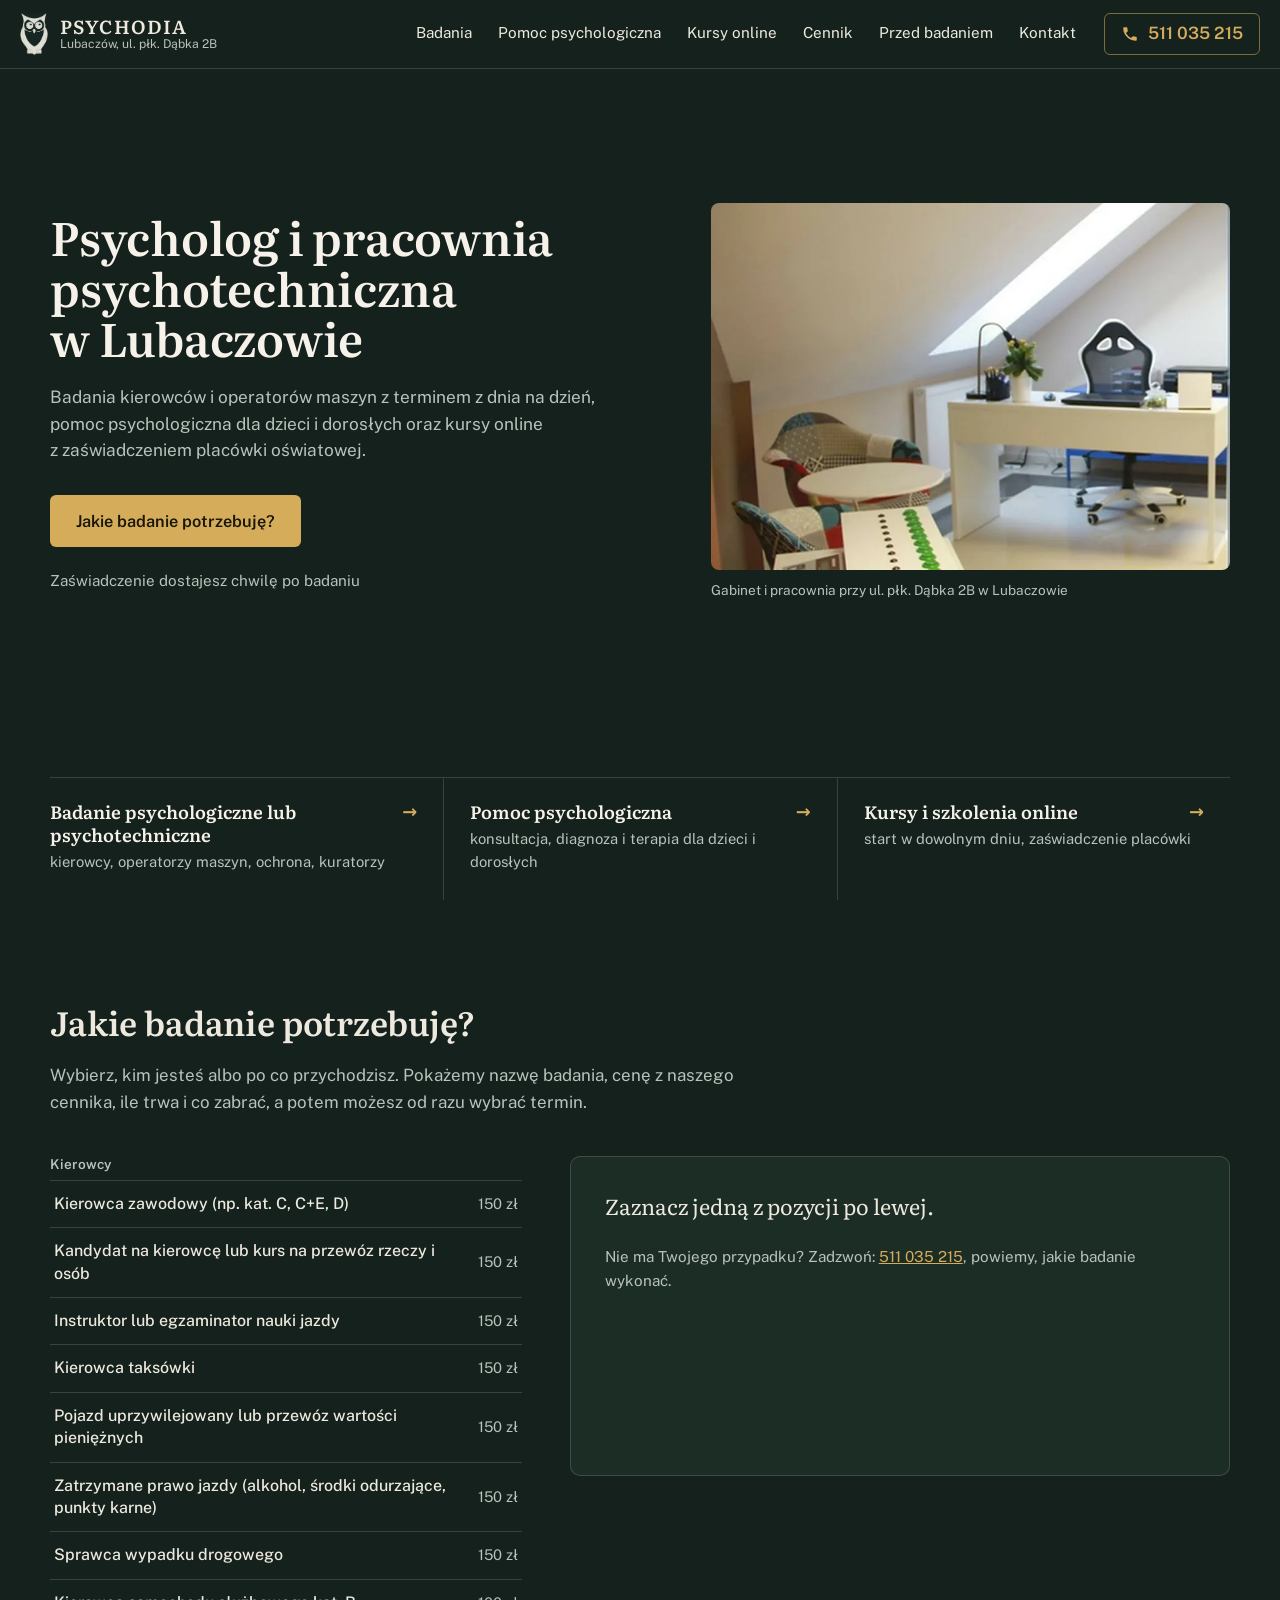
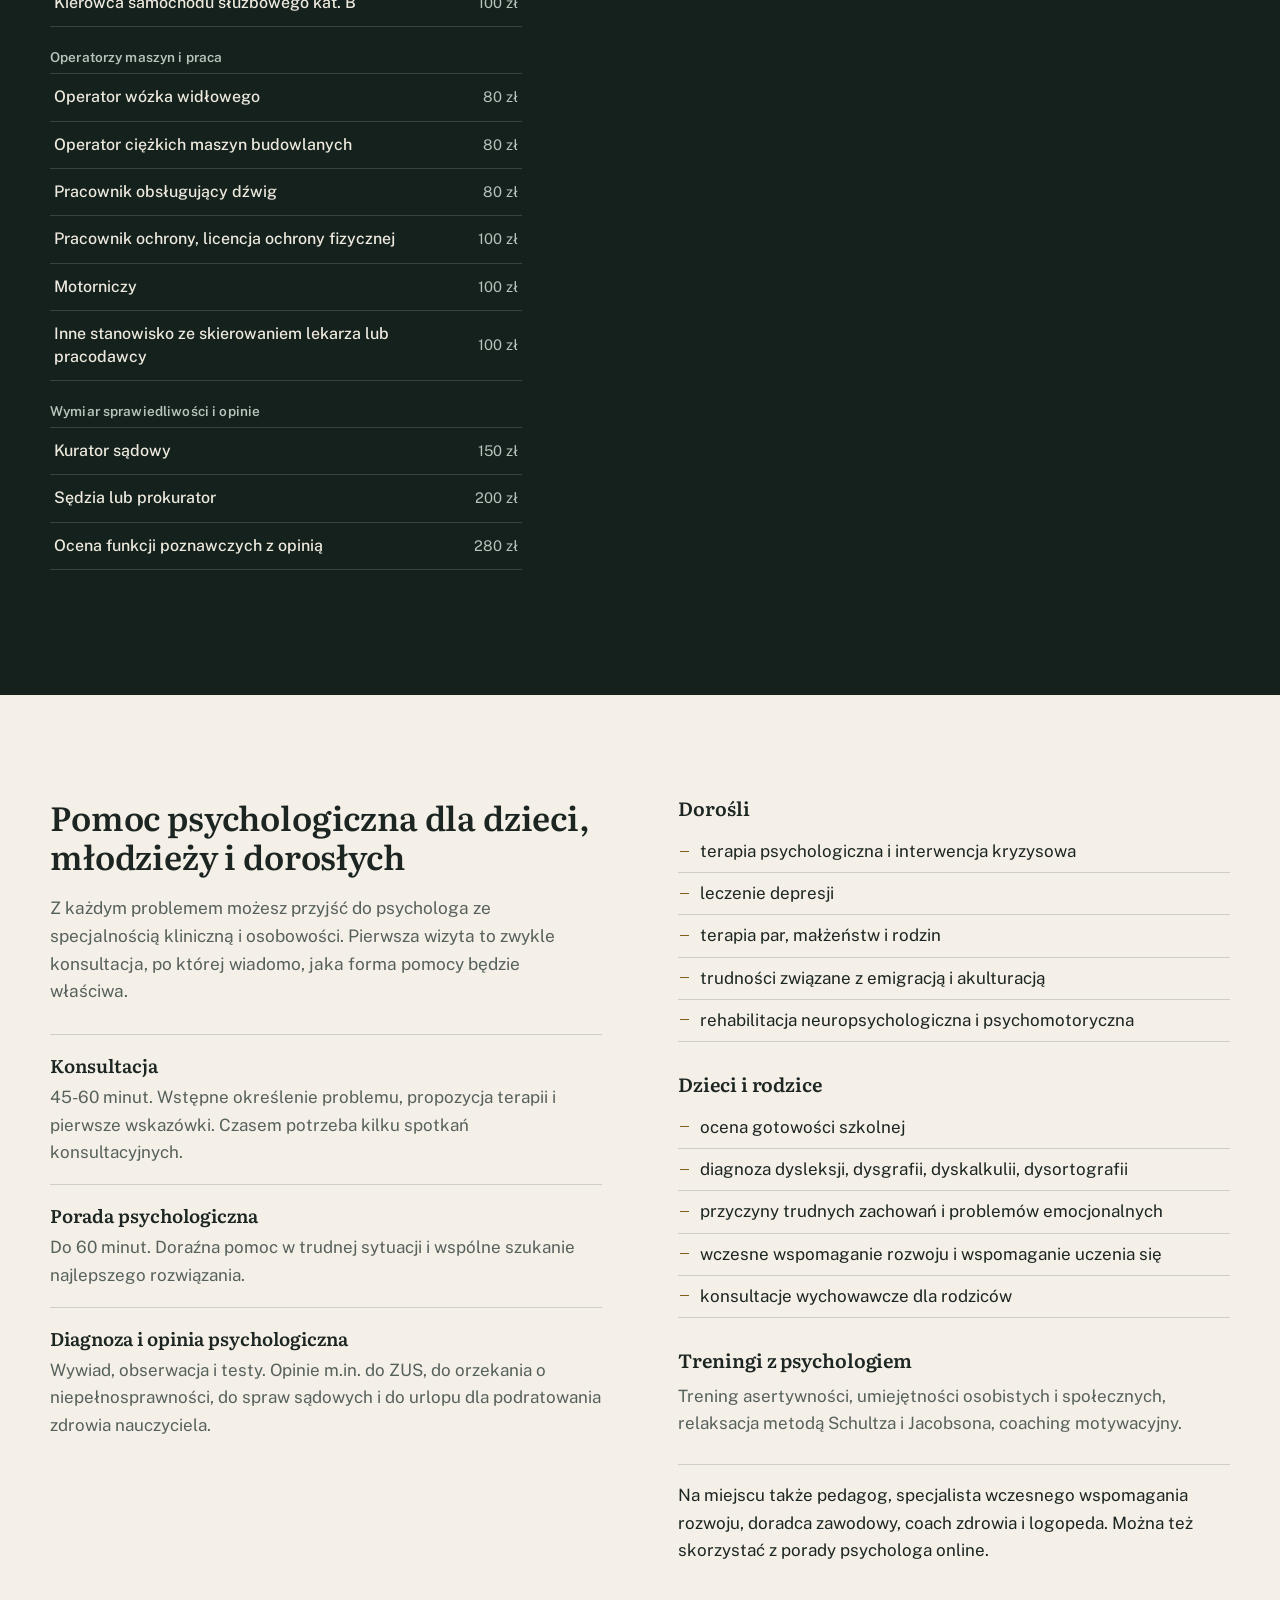
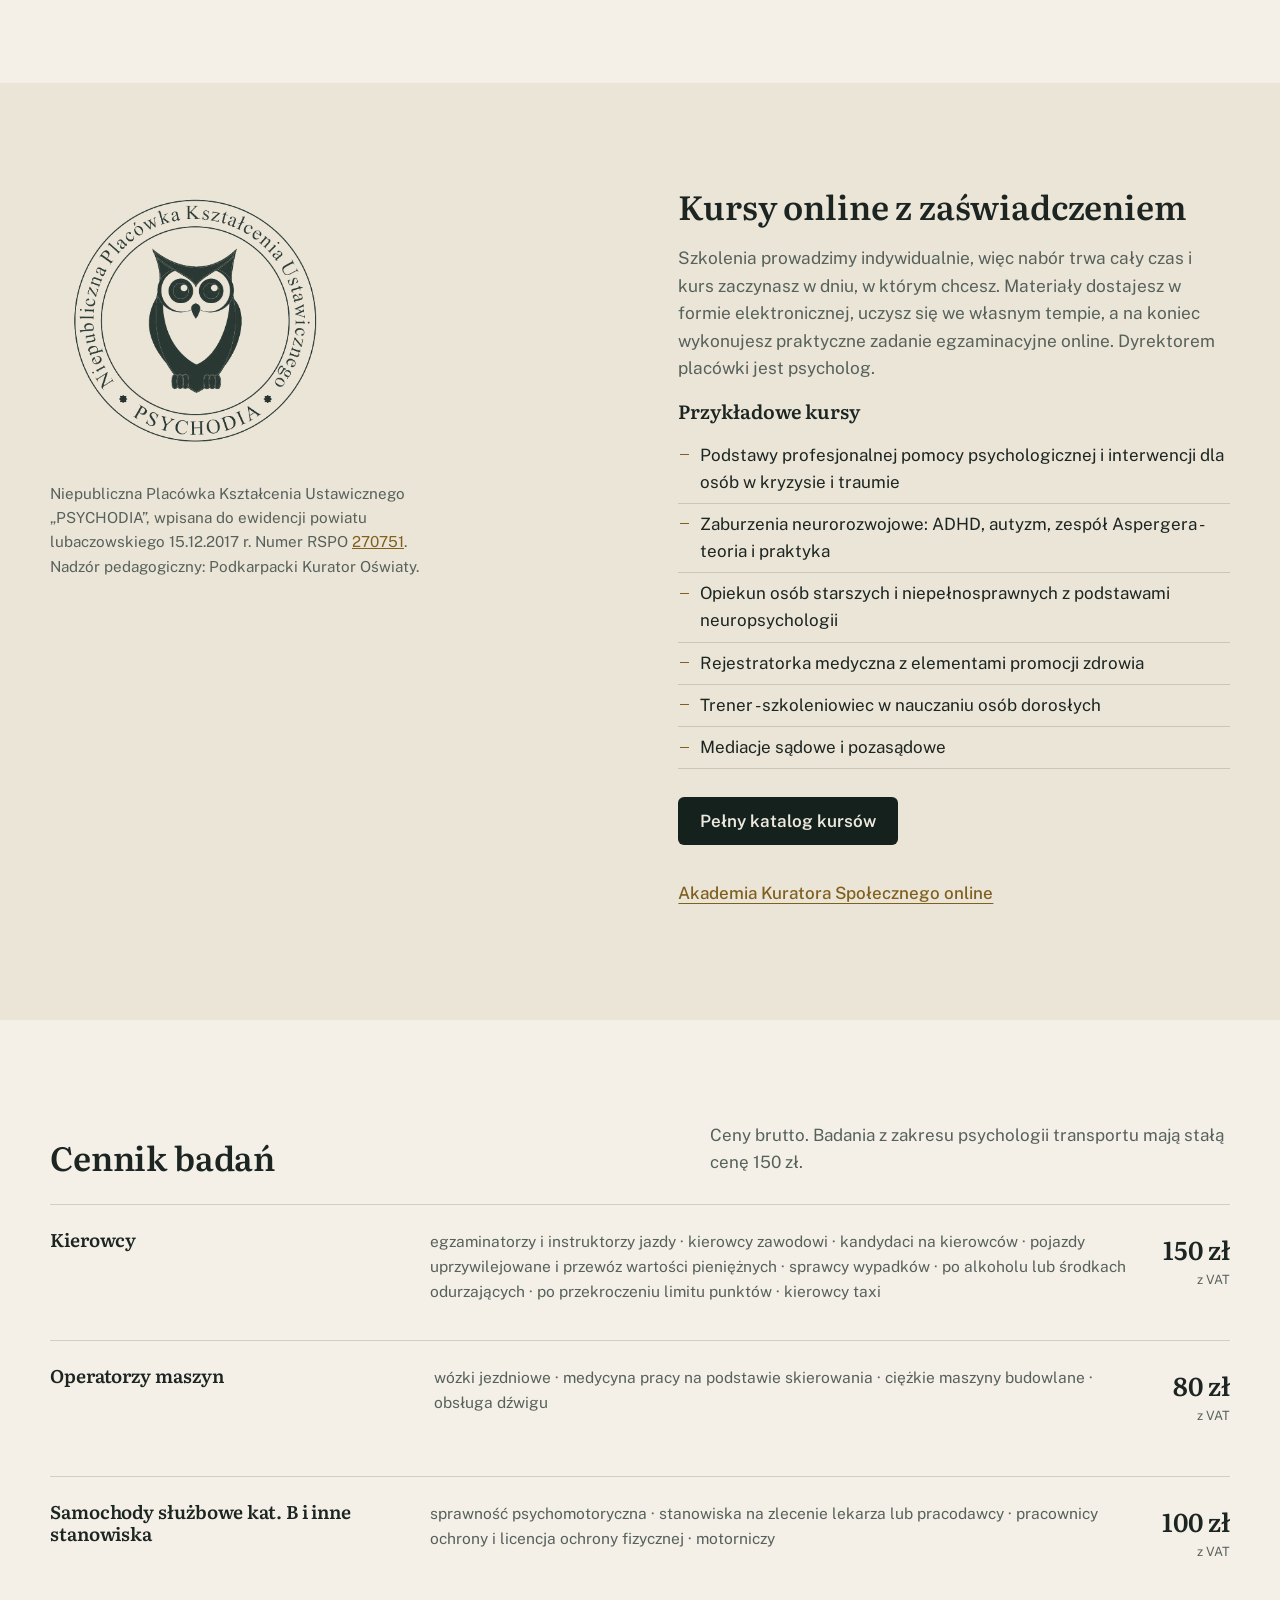
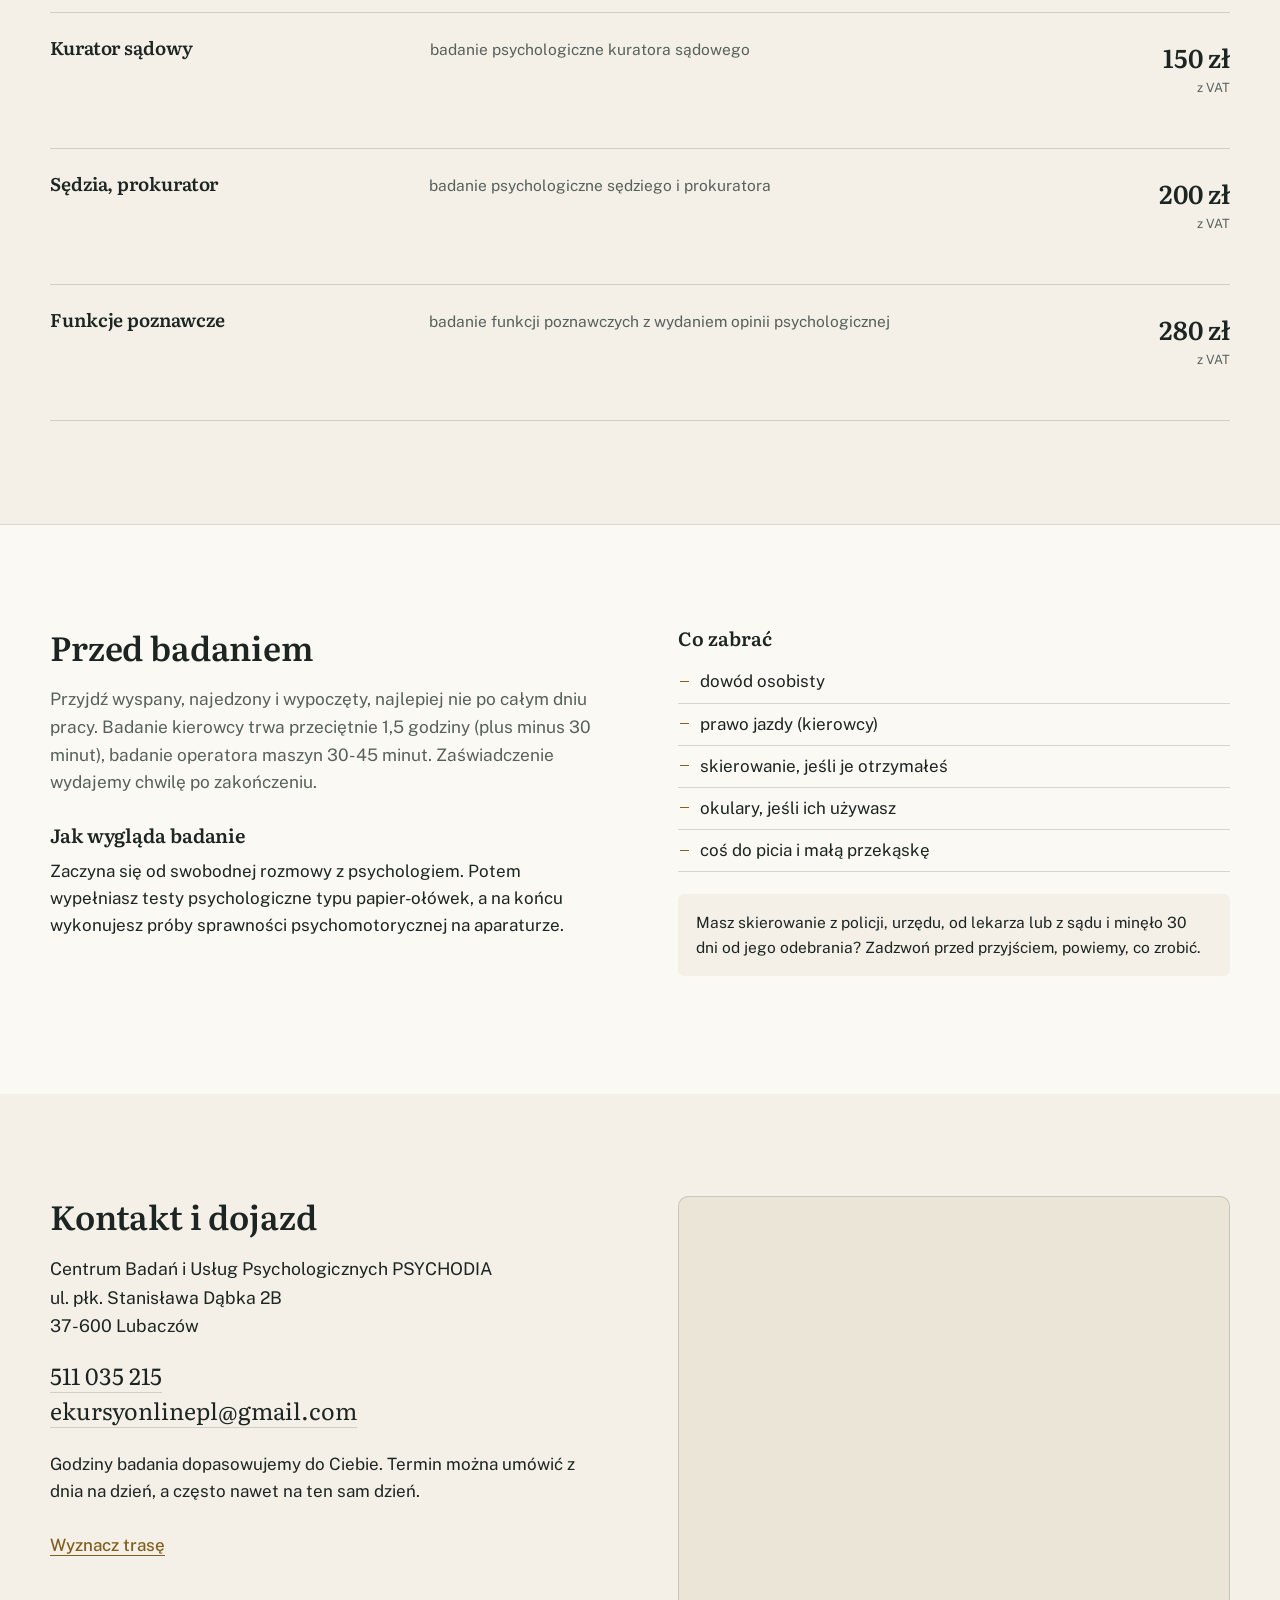
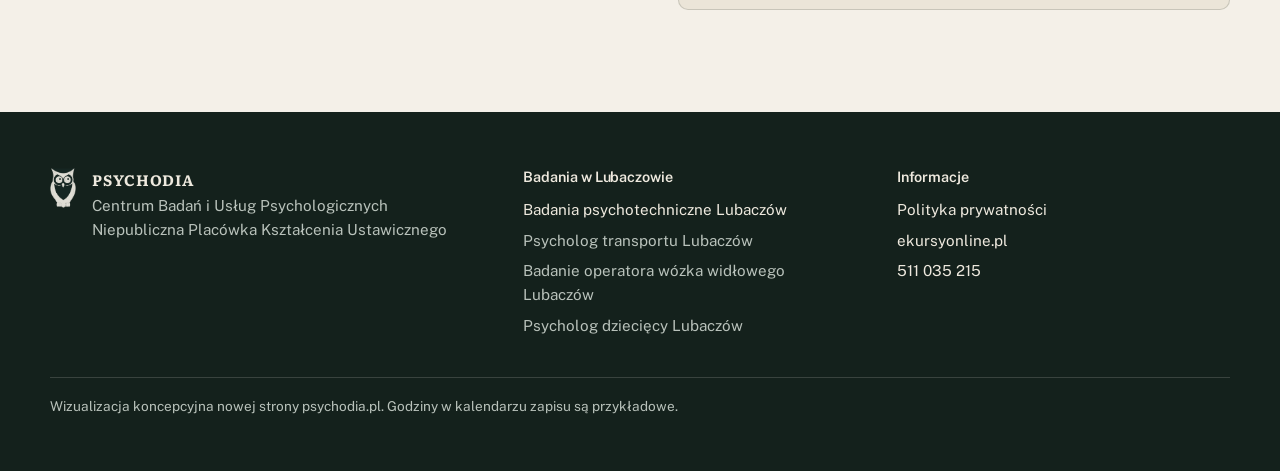
<file: index.html>
<!doctype html>
<html lang="pl">
<head>
<meta charset="utf-8">
<meta name="viewport" content="width=device-width, initial-scale=1, viewport-fit=cover">
<meta name="robots" content="noindex">
<title>PSYCHODIA Lubaczów - badania psychotechniczne, psycholog, kursy online</title>
<meta name="description" content="Badania psychologiczne kierowców i operatorów maszyn w Lubaczowie z terminem z dnia na dzień, pomoc psychologiczna dla dzieci i dorosłych, kursy online placówki kształcenia ustawicznego PSYCHODIA.">
<meta name="theme-color" content="#14211c">
<link rel="icon" href="img/sowa.png">
<link rel="preconnect" href="https://fonts.googleapis.com">
<link rel="preconnect" href="https://fonts.gstatic.com" crossorigin>
<link href="https://fonts.googleapis.com/css2?family=Literata:opsz,wght@7..72,500;7..72,600&family=Public+Sans:wght@400;500;600&display=swap" rel="stylesheet">
<link rel="stylesheet" href="style.css">
<link rel="preload" as="image" href="img/gabinet-m.webp" media="(max-width:760px)">
</head>
<body>
<!-- Wizualizacja koncepcyjna nowej strony glownej psychodia.pl. Dane (adres, telefon, cennik, opisy badan i kursow) pochodza z obecnej strony psychodia.pl i ekursyonline.pl.
     PRZYKLADOWE: godziny w kalendarzu zapisu (dni pon-sob, sloty co godzine) - do potwierdzenia z placowka. -->

<header class="top" id="top">
  <div class="top-in">
    <a class="marka" href="#start" aria-label="PSYCHODIA - strona główna">
      <img src="img/sowa-jasna.png" alt="" width="30" height="46">
      <span><b>PSYCHODIA</b><small>Lubaczów, ul. płk. Dąbka 2B</small></span>
    </a>
    <nav class="menu" id="menu" aria-label="Menu główne">
      <a href="#kreator">Badania</a>
      <a href="#pomoc">Pomoc psychologiczna</a>
      <a href="#kursy">Kursy online</a>
      <a href="#cennik">Cennik</a>
      <a href="#przed">Przed badaniem</a>
      <a href="#kontakt">Kontakt</a>
    </nav>
    <a class="tel" href="tel:+48511035215" aria-label="Zadzwoń: 511 035 215">
      <svg viewBox="0 0 24 24" width="18" height="18" aria-hidden="true"><path d="M6.6 10.8a15.1 15.1 0 0 0 6.6 6.6l2.2-2.2a1 1 0 0 1 1-.25 11.4 11.4 0 0 0 3.6.57 1 1 0 0 1 1 1V20a1 1 0 0 1-1 1A17 17 0 0 1 3 4a1 1 0 0 1 1-1h3.5a1 1 0 0 1 1 1c0 1.25.2 2.45.57 3.57a1 1 0 0 1-.25 1z" fill="currentColor"/></svg>
      <span>511 035 215</span>
    </a>
    <button class="ham" id="ham" aria-label="Otwórz menu" aria-expanded="false" aria-controls="panel"><i></i><i></i><i></i></button>
  </div>
  <div class="panel" id="panel" hidden>
    <a href="#kreator">Badania psychologiczne i psychotechniczne</a>
    <a href="#pomoc">Pomoc psychologiczna</a>
    <a href="#kursy">Kursy online z zaświadczeniem</a>
    <a href="#cennik">Cennik</a>
    <a href="#przed">Przed badaniem</a>
    <a href="#kontakt">Kontakt i dojazd</a>
    <p>Tel. <a class="pl" href="tel:+48511035215">511 035 215</a><br>ekursyonlinepl@gmail.com</p>
  </div>
</header>

<main>
<section class="hero" id="start">
  <figure class="hero-foto">
    <picture>
      <source media="(max-width:760px)" srcset="img/gabinet-m.webp">
      <img src="img/gabinet.webp" alt="Gabinet PSYCHODII w Lubaczowie: biurko psychologa, fotele i aparat do badań psychotechnicznych" width="1254" height="885">
    </picture>
    <figcaption>Gabinet i pracownia przy ul. płk. Dąbka 2B w Lubaczowie</figcaption>
  </figure>
  <div class="hero-in">
    <h1>Psycholog i&nbsp;pracownia psychotechniczna w&nbsp;Lubaczowie</h1>
    <p class="lead">Badania kierowców i operatorów maszyn z&nbsp;terminem z&nbsp;dnia na dzień, pomoc psychologiczna dla dzieci i&nbsp;dorosłych oraz kursy online z&nbsp;zaświadczeniem placówki oświatowej.</p>
    <div class="hero-cta">
      <a class="btn" id="heroCta" href="#kreator">Jakie badanie potrzebuję?</a>
      <span class="hero-info">Zaświadczenie dostajesz chwilę po badaniu</span>
    </div>
  </div>
  <nav class="hero-sciezki" aria-label="Z czym przychodzisz">
    <a href="#kreator"><b>Badanie psychologiczne lub psychotechniczne</b><span>kierowcy, operatorzy maszyn, ochrona, kuratorzy</span></a>
    <a href="#pomoc"><b>Pomoc psychologiczna</b><span>konsultacja, diagnoza i terapia dla dzieci i dorosłych</span></a>
    <a href="#kursy"><b>Kursy i szkolenia online</b><span>start w dowolnym dniu, zaświadczenie placówki</span></a>
  </nav>
</section>

<section class="sciezki" id="sciezki" aria-label="Z czym przychodzisz">
  <div class="wrap trzy">
    <a class="sciezka" href="#kreator">
      <h2>Badanie psychologiczne lub psychotechniczne</h2>
      <p>Kierowcy wszystkich kategorii, instruktorzy i egzaminatorzy, taksówkarze, osoby po zatrzymaniu prawa jazdy, operatorzy wózków i maszyn, pracownicy ochrony.</p>
      <span class="dalej">Sprawdź swoje badanie i cenę</span>
    </a>
    <a class="sciezka" href="#pomoc">
      <h2>Pomoc psychologiczna</h2>
      <p>Konsultacja, porada, diagnoza i terapia dla dzieci, młodzieży i dorosłych. Także pedagog, logopeda, doradca zawodowy i porada psychologa online.</p>
      <span class="dalej">Zobacz, jak wygląda pierwsze spotkanie</span>
    </a>
    <a class="sciezka" href="#kursy">
      <h2>Kursy i szkolenia online</h2>
      <p>Kursy psychologiczno-pedagogiczne i dla nauczycieli, start w dowolnym dniu, egzamin online i zaświadczenie placówki kształcenia ustawicznego.</p>
      <span class="dalej">Przejdź do kursów</span>
    </a>
  </div>
</section>

<section class="kreator" id="kreator">
  <div class="wrap">
    <div class="kr-head">
      <h2>Jakie badanie potrzebuję?</h2>
      <p>Wybierz, kim jesteś albo po co przychodzisz. Pokażemy nazwę badania, cenę z naszego cennika, ile trwa i co zabrać, a potem możesz od razu wybrać termin.</p>
    </div>
    <div class="kr">
      <div class="kr-lista" id="krLista" role="radiogroup" aria-label="Kim jesteś"></div>
      <div class="kr-wynik" id="krWynik" aria-live="polite">
        <div class="kr-pusto" id="krPusto">
          <p>Zaznacz jedną z pozycji po lewej.</p>
          <p class="mala">Nie ma Twojego przypadku? Zadzwoń: <a href="tel:+48511035215">511 035 215</a>, powiemy, jakie badanie wykonać.</p>
        </div>
        <div class="kr-karta" id="krKarta" hidden>
          <p class="kr-kto" id="krKto"></p>
          <h3 id="krNazwa"></h3>
          <dl class="kr-fakty">
            <div><dt>Cena</dt><dd id="krCena"></dd></div>
            <div><dt>Czas badania</dt><dd id="krCzas"></dd></div>
            <div><dt>Wynik</dt><dd>zaświadczenie chwilę po badaniu</dd></div>
          </dl>
          <h4>Co zabrać</h4>
          <ul class="kr-zabierz" id="krZabierz"></ul>
          <p class="kr-uwaga" id="krUwaga" hidden></p>

          <div class="termin" id="termin">
            <h4>Wybierz termin</h4>
            <div class="dni" id="dni" role="radiogroup" aria-label="Dzień"></div>
            <div class="godz" id="godz" role="radiogroup" aria-label="Godzina"></div>
            <!-- PRZYKLADOWE godziny - w docelowej wersji kalendarz zarzadzany przez placowke -->
            <div class="dane">
              <label>Imię i nazwisko<input id="fImie" autocomplete="name" placeholder="np. Jan Kowalski"></label>
              <label>Telefon<input id="fTel" type="tel" inputmode="tel" autocomplete="tel" placeholder="np. 600 100 200"></label>
            </div>
            <p class="podsum" id="podsum">Wybierz dzień i godzinę.</p>
            <div class="akcje">
              <a class="btn" id="zapisz" href="#" aria-disabled="true">Zarezerwuj termin</a>
              <a class="btn-l" href="tel:+48511035215">albo zadzwoń: 511 035 215</a>
            </div>
          </div>
        </div>
      </div>
    </div>
  </div>
</section>

<section class="pomoc" id="pomoc">
  <div class="wrap dwie">
    <div>
      <h2>Pomoc psychologiczna dla dzieci, młodzieży i dorosłych</h2>
      <p class="wstep">Z każdym problemem możesz przyjść do psychologa ze specjalnością kliniczną i osobowości. Pierwsza wizyta to zwykle konsultacja, po której wiadomo, jaka forma pomocy będzie właściwa.</p>
      <dl class="formy">
        <dt>Konsultacja</dt>
        <dd>45-60 minut. Wstępne określenie problemu, propozycja terapii i pierwsze wskazówki. Czasem potrzeba kilku spotkań konsultacyjnych.</dd>
        <dt>Porada psychologiczna</dt>
        <dd>Do 60 minut. Doraźna pomoc w trudnej sytuacji i wspólne szukanie najlepszego rozwiązania.</dd>
        <dt>Diagnoza i opinia psychologiczna</dt>
        <dd>Wywiad, obserwacja i testy. Opinie m.in. do ZUS, do orzekania o niepełnosprawności, do spraw sądowych i do urlopu dla podratowania zdrowia nauczyciela.</dd>
      </dl>
    </div>
    <div class="listy">
      <h3>Dorośli</h3>
      <ul>
        <li>terapia psychologiczna i interwencja kryzysowa</li>
        <li>leczenie depresji</li>
        <li>terapia par, małżeństw i rodzin</li>
        <li>trudności związane z emigracją i akulturacją</li>
        <li>rehabilitacja neuropsychologiczna i psychomotoryczna</li>
      </ul>
      <h3>Dzieci i rodzice</h3>
      <ul>
        <li>ocena gotowości szkolnej</li>
        <li>diagnoza dysleksji, dysgrafii, dyskalkulii, dysortografii</li>
        <li>przyczyny trudnych zachowań i problemów emocjonalnych</li>
        <li>wczesne wspomaganie rozwoju i wspomaganie uczenia się</li>
        <li>konsultacje wychowawcze dla rodziców</li>
      </ul>
      <h3>Treningi z psychologiem</h3>
      <p>Trening asertywności, umiejętności osobistych i społecznych, relaksacja metodą Schultza i Jacobsona, coaching motywacyjny.</p>
      <p class="takze">Na miejscu także pedagog, specjalista wczesnego wspomagania rozwoju, doradca zawodowy, coach zdrowia i logopeda. Można też skorzystać z porady psychologa online.</p>
    </div>
  </div>
</section>

<section class="kursy" id="kursy">
  <div class="wrap dwie">
    <div class="kursy-l">
      <img class="pieczec" src="img/pieczec.png" alt="Pieczęć Niepublicznej Placówki Kształcenia Ustawicznego PSYCHODIA" width="471" height="424" loading="lazy">
      <p class="rejestr">Niepubliczna Placówka Kształcenia Ustawicznego „PSYCHODIA”, wpisana do ewidencji powiatu lubaczowskiego 15.12.2017 r. Numer RSPO <a href="https://rspo.men.gov.pl/rspo/270751" rel="noopener" target="_blank">270751</a>. Nadzór pedagogiczny: Podkarpacki Kurator Oświaty.</p>
    </div>
    <div>
      <h2>Kursy online z zaświadczeniem</h2>
      <p class="wstep">Szkolenia prowadzimy indywidualnie, więc nabór trwa cały czas i kurs zaczynasz w dniu, w którym chcesz. Materiały dostajesz w formie elektronicznej, uczysz się we własnym tempie, a na koniec wykonujesz praktyczne zadanie egzaminacyjne online. Dyrektorem placówki jest psycholog.</p>
      <h3>Przykładowe kursy</h3>
      <ul class="kursy-lista">
        <li>Podstawy profesjonalnej pomocy psychologicznej i interwencji dla osób w kryzysie i traumie</li>
        <li>Zaburzenia neurorozwojowe: ADHD, autyzm, zespół Aspergera - teoria i praktyka</li>
        <li>Opiekun osób starszych i niepełnosprawnych z podstawami neuropsychologii</li>
        <li>Rejestratorka medyczna z elementami promocji zdrowia</li>
        <li>Trener - szkoleniowiec w nauczaniu osób dorosłych</li>
        <li>Mediacje sądowe i pozasądowe</li>
      </ul>
      <div class="linki">
        <a class="btn-d" href="https://ekursyonline.pl/" rel="noopener" target="_blank">Pełny katalog kursów</a>
        <a class="btn-l2" href="https://psychodia.pl/akademia-kuratora-online/" rel="noopener" target="_blank">Akademia Kuratora Społecznego online</a>
      </div>
    </div>
  </div>
</section>

<section class="cennik" id="cennik">
  <div class="wrap">
    <div class="sek-head">
      <h2>Cennik badań</h2>
      <p>Ceny brutto. Badania z zakresu psychologii transportu mają stałą cenę 150 zł.</p>
    </div>
    <div class="cen-tab" id="cenTab"></div>
  </div>
</section>

<section class="przed" id="przed">
  <div class="wrap dwie">
    <div>
      <h2>Przed badaniem</h2>
      <p class="wstep">Przyjdź wyspany, najedzony i wypoczęty, najlepiej nie po całym dniu pracy. Badanie kierowcy trwa przeciętnie 1,5 godziny (plus minus 30 minut), badanie operatora maszyn 30-45 minut. Zaświadczenie wydajemy chwilę po zakończeniu.</p>
      <h3>Jak wygląda badanie</h3>
      <p>Zaczyna się od swobodnej rozmowy z psychologiem. Potem wypełniasz testy psychologiczne typu papier-ołówek, a na końcu wykonujesz próby sprawności psychomotorycznej na aparaturze.</p>
    </div>
    <div class="zabierz">
      <h3>Co zabrać</h3>
      <ul>
        <li>dowód osobisty</li>
        <li>prawo jazdy (kierowcy)</li>
        <li>skierowanie, jeśli je otrzymałeś</li>
        <li>okulary, jeśli ich używasz</li>
        <li>coś do picia i małą przekąskę</li>
      </ul>
      <p class="wazne">Masz skierowanie z policji, urzędu, od lekarza lub z sądu i minęło 30 dni od jego odebrania? Zadzwoń przed przyjściem, powiemy, co zrobić.</p>
    </div>
  </div>
</section>

<section class="kontakt" id="kontakt">
  <div class="wrap dwie">
    <div>
      <h2>Kontakt i dojazd</h2>
      <address>
        Centrum Badań i Usług Psychologicznych PSYCHODIA<br>
        ul. płk. Stanisława Dąbka 2B<br>
        37-600 Lubaczów
      </address>
      <p class="kontakt-d">
        <a href="tel:+48511035215">511 035 215</a><br>
        <a href="mailto:ekursyonlinepl@gmail.com">ekursyonlinepl@gmail.com</a>
      </p>
      <p>Godziny badania dopasowujemy do Ciebie. Termin można umówić z dnia na dzień, a często nawet na ten sam dzień.</p>
      <a class="btn-l2" href="https://www.google.com/maps/dir/?api=1&amp;destination=50.14883,23.10960" rel="noopener" target="_blank">Wyznacz trasę</a>
    </div>
    <div class="mapa">
      <iframe title="Mapa: ul. płk. Dąbka 2B, Lubaczów" loading="lazy" src="https://www.openstreetmap.org/export/embed.html?bbox=23.1030%2C50.1458%2C23.1162%2C50.1518&amp;layer=mapnik&amp;marker=50.14883%2C23.10960"></iframe>
    </div>
  </div>
</section>
</main>

<footer class="stopka">
  <div class="wrap stopka-in">
    <div>
      <img src="img/sowa-jasna.png" alt="" width="26" height="40">
      <p><b>PSYCHODIA</b><br>Centrum Badań i Usług Psychologicznych<br>Niepubliczna Placówka Kształcenia Ustawicznego</p>
    </div>
    <div>
      <h3>Badania w Lubaczowie</h3>
      <ul>
        <li><a href="badania-psychotechniczne-lubaczow.html">Badania psychotechniczne Lubaczów</a></li>
        <!-- kolejne podstrony lokalne do zbudowania w wersji docelowej -->
        <li>Psycholog transportu Lubaczów</li>
        <li>Badanie operatora wózka widłowego Lubaczów</li>
        <li>Psycholog dziecięcy Lubaczów</li>
      </ul>
    </div>
    <div>
      <h3>Informacje</h3>
      <ul>
        <li><a href="https://psychodia.pl/wp-content/uploads/2017/01/Polityka-Prywatno%C5%9Bci-PSYCHODIA.pdf" rel="noopener" target="_blank">Polityka prywatności</a></li>
        <li><a href="https://ekursyonline.pl/" rel="noopener" target="_blank">ekursyonline.pl</a></li>
        <li><a href="tel:+48511035215">511 035 215</a></li>
      </ul>
    </div>
  </div>
  <p class="wrap nota">Wizualizacja koncepcyjna nowej strony psychodia.pl. Godziny w kalendarzu zapisu są przykładowe.</p>
</footer>

<div class="mob" id="mob" aria-hidden="true">
  <a class="mob-tel" href="tel:+48511035215" tabindex="-1">Zadzwoń</a>
  <a class="mob-cta" href="#kreator" tabindex="-1">Umów badanie</a>
</div>

<script src="app.js"></script>
</body>
</html>
</file>
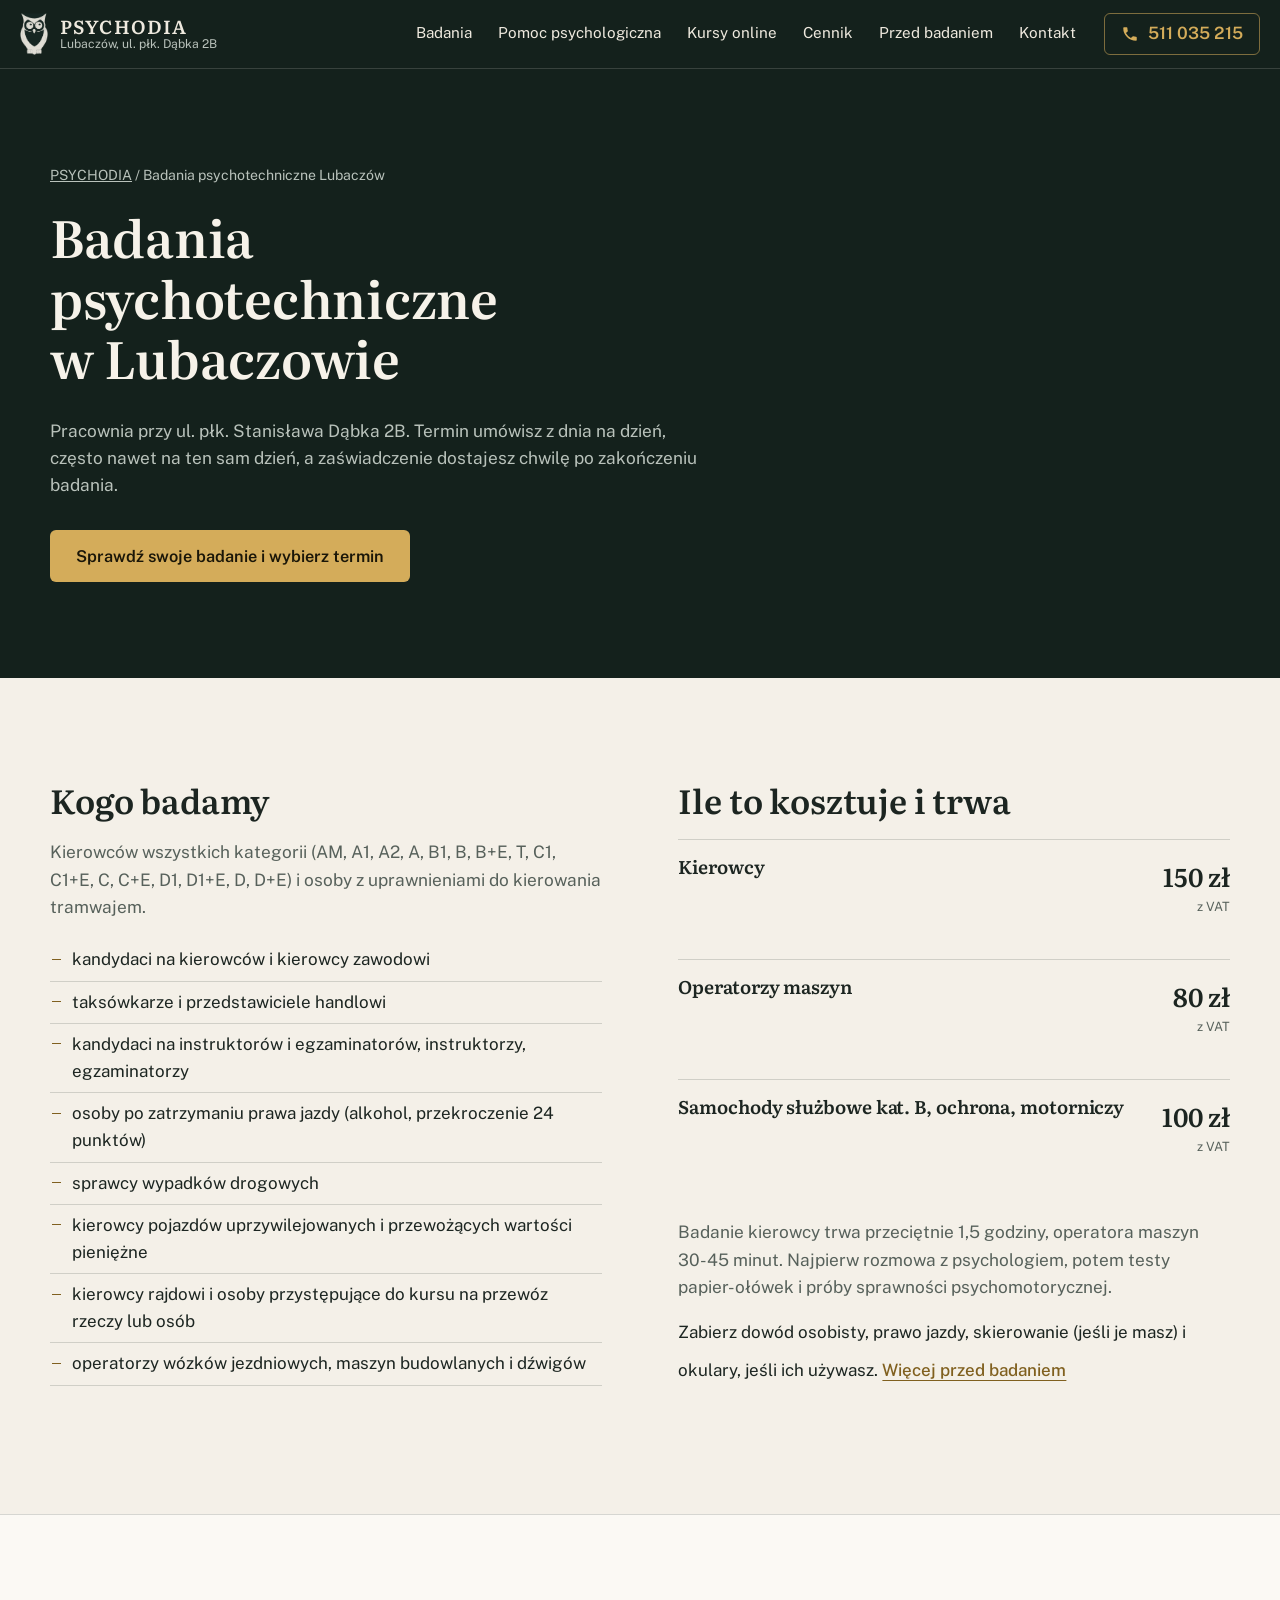
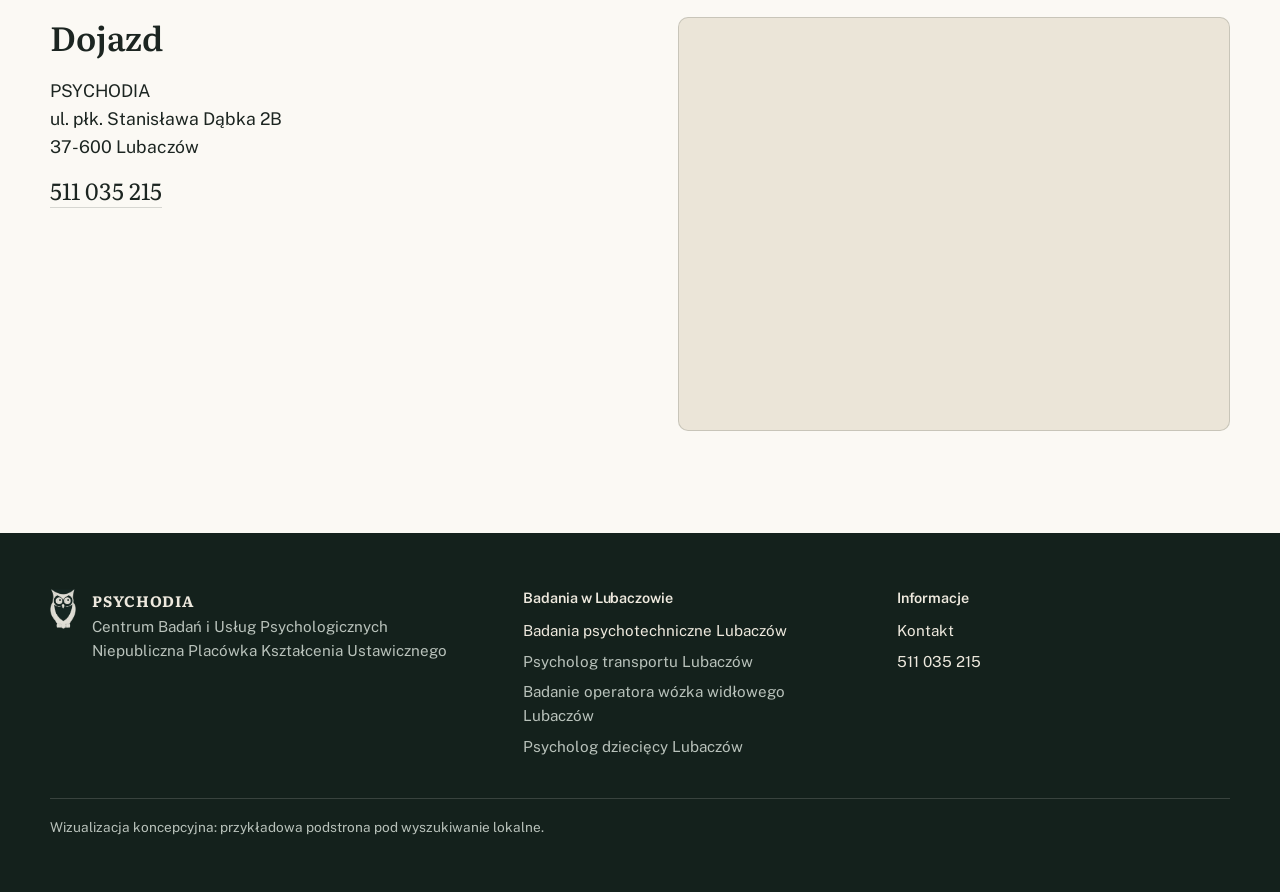
<file: badania-psychotechniczne-lubaczow.html>
<!doctype html>
<html lang="pl">
<head>
<meta charset="utf-8">
<meta name="viewport" content="width=device-width, initial-scale=1, viewport-fit=cover">
<meta name="robots" content="noindex">
<title>Badania psychotechniczne Lubaczów - PSYCHODIA, ul. płk. Dąbka 2B</title>
<meta name="description" content="Badania psychotechniczne w Lubaczowie: kierowcy, kandydaci na kierowców, operatorzy wózków i maszyn. Termin z dnia na dzień, zaświadczenie chwilę po badaniu. Tel. 511 035 215.">
<meta name="theme-color" content="#14211c">
<link rel="icon" href="img/sowa.png">
<link rel="preconnect" href="https://fonts.googleapis.com">
<link rel="preconnect" href="https://fonts.gstatic.com" crossorigin>
<link href="https://fonts.googleapis.com/css2?family=Literata:opsz,wght@7..72,500;7..72,600&family=Public+Sans:wght@400;500;600&display=swap" rel="stylesheet">
<link rel="stylesheet" href="style.css">
<!-- Przykladowa podstrona pod fraze lokalna. Tresc z obecnej strony psychodia.pl (psychologia transportu, przed badaniem, cennik). -->
</head>
<body class="podstrona">
<header class="top">
  <div class="top-in">
    <a class="marka" href="index.html" aria-label="PSYCHODIA - strona główna">
      <img src="img/sowa-jasna.png" alt="" width="30" height="46">
      <span><b>PSYCHODIA</b><small>Lubaczów, ul. płk. Dąbka 2B</small></span>
    </a>
    <nav class="menu" aria-label="Menu główne">
      <a href="index.html#kreator">Badania</a>
      <a href="index.html#pomoc">Pomoc psychologiczna</a>
      <a href="index.html#kursy">Kursy online</a>
      <a href="index.html#cennik">Cennik</a>
      <a href="index.html#przed">Przed badaniem</a>
      <a href="index.html#kontakt">Kontakt</a>
    </nav>
    <a class="tel" href="tel:+48511035215" aria-label="Zadzwoń: 511 035 215">
      <svg viewBox="0 0 24 24" width="18" height="18" aria-hidden="true"><path d="M6.6 10.8a15.1 15.1 0 0 0 6.6 6.6l2.2-2.2a1 1 0 0 1 1-.25 11.4 11.4 0 0 0 3.6.57 1 1 0 0 1 1 1V20a1 1 0 0 1-1 1A17 17 0 0 1 3 4a1 1 0 0 1 1-1h3.5a1 1 0 0 1 1 1c0 1.25.2 2.45.57 3.57a1 1 0 0 1-.25 1z" fill="currentColor"/></svg>
      <span>511 035 215</span>
    </a>
    <button class="ham" id="ham" aria-label="Otwórz menu" aria-expanded="false" aria-controls="panel"><i></i><i></i><i></i></button>
  </div>
  <div class="panel" id="panel" hidden>
    <a href="index.html#kreator">Badania psychologiczne i psychotechniczne</a>
    <a href="index.html#pomoc">Pomoc psychologiczna</a>
    <a href="index.html#kursy">Kursy online z zaświadczeniem</a>
    <a href="index.html#cennik">Cennik</a>
    <a href="index.html#przed">Przed badaniem</a>
    <a href="index.html#kontakt">Kontakt i dojazd</a>
  </div>
</header>

<main>
<section class="lok-hero">
  <div class="wrap">
    <p class="okruchy"><a href="index.html">PSYCHODIA</a> / Badania psychotechniczne Lubaczów</p>
    <h1>Badania psychotechniczne w&nbsp;Lubaczowie</h1>
    <p class="lead">Pracownia przy ul. płk. Stanisława Dąbka 2B. Termin umówisz z dnia na dzień, często nawet na ten sam dzień, a zaświadczenie dostajesz chwilę po zakończeniu badania.</p>
    <a class="btn" href="index.html#kreator">Sprawdź swoje badanie i wybierz termin</a>
  </div>
</section>

<section>
  <div class="wrap dwie">
    <div>
      <h2>Kogo badamy</h2>
      <p class="wstep">Kierowców wszystkich kategorii (AM, A1, A2, A, B1, B, B+E, T, C1, C1+E, C, C+E, D1, D1+E, D, D+E) i osoby z uprawnieniami do kierowania tramwajem.</p>
      <ul class="lok-lista">
        <li>kandydaci na kierowców i kierowcy zawodowi</li>
        <li>taksówkarze i przedstawiciele handlowi</li>
        <li>kandydaci na instruktorów i egzaminatorów, instruktorzy, egzaminatorzy</li>
        <li>osoby po zatrzymaniu prawa jazdy (alkohol, przekroczenie 24 punktów)</li>
        <li>sprawcy wypadków drogowych</li>
        <li>kierowcy pojazdów uprzywilejowanych i przewożących wartości pieniężne</li>
        <li>kierowcy rajdowi i osoby przystępujące do kursu na przewóz rzeczy lub osób</li>
        <li>operatorzy wózków jezdniowych, maszyn budowlanych i dźwigów</li>
      </ul>
    </div>
    <div>
      <h2>Ile to kosztuje i trwa</h2>
      <div class="cen-wiersz"><h3>Kierowcy</h3><p class="cena">150 zł<small>z VAT</small></p></div>
      <div class="cen-wiersz"><h3>Operatorzy maszyn</h3><p class="cena">80 zł<small>z VAT</small></p></div>
      <div class="cen-wiersz"><h3>Samochody służbowe kat. B, ochrona, motorniczy</h3><p class="cena">100 zł<small>z VAT</small></p></div>
      <p class="wstep" style="margin-top:20px">Badanie kierowcy trwa przeciętnie 1,5 godziny, operatora maszyn 30-45 minut. Najpierw rozmowa z psychologiem, potem testy papier-ołówek i próby sprawności psychomotorycznej.</p>
      <p>Zabierz dowód osobisty, prawo jazdy, skierowanie (jeśli je masz) i okulary, jeśli ich używasz. <a class="btn-l2" href="index.html#przed">Więcej przed badaniem</a></p>
    </div>
  </div>
</section>

<section class="przed">
  <div class="wrap dwie">
    <div>
      <h2>Dojazd</h2>
      <address class="lok-adr">PSYCHODIA<br>ul. płk. Stanisława Dąbka 2B<br>37-600 Lubaczów</address>
      <p class="kontakt-d"><a href="tel:+48511035215">511 035 215</a></p>
    </div>
    <div class="mapa">
      <iframe title="Mapa: ul. płk. Dąbka 2B, Lubaczów" loading="lazy" src="https://www.openstreetmap.org/export/embed.html?bbox=23.1030%2C50.1458%2C23.1162%2C50.1518&amp;layer=mapnik&amp;marker=50.14883%2C23.10960"></iframe>
    </div>
  </div>
</section>
</main>

<footer class="stopka">
  <div class="wrap stopka-in">
    <div>
      <img src="img/sowa-jasna.png" alt="" width="26" height="40">
      <p><b>PSYCHODIA</b><br>Centrum Badań i Usług Psychologicznych<br>Niepubliczna Placówka Kształcenia Ustawicznego</p>
    </div>
    <div>
      <h3>Badania w Lubaczowie</h3>
      <ul>
        <li><a href="badania-psychotechniczne-lubaczow.html">Badania psychotechniczne Lubaczów</a></li>
        <li>Psycholog transportu Lubaczów</li>
        <li>Badanie operatora wózka widłowego Lubaczów</li>
        <li>Psycholog dziecięcy Lubaczów</li>
      </ul>
    </div>
    <div>
      <h3>Informacje</h3>
      <ul>
        <li><a href="index.html#kontakt">Kontakt</a></li>
        <li><a href="tel:+48511035215">511 035 215</a></li>
      </ul>
    </div>
  </div>
  <p class="wrap nota">Wizualizacja koncepcyjna: przykładowa podstrona pod wyszukiwanie lokalne.</p>
</footer>
<script>
const h=document.getElementById('ham'),p=document.getElementById('panel');
h.addEventListener('click',()=>{const o=h.getAttribute('aria-expanded')!=='true';h.setAttribute('aria-expanded',o);p.hidden=!o});
</script>
</body>
</html>
</file>
<file: style.css>
:root{
  --ink:#14211c; --ink2:#1c2d26; --ink3:#25382f;
  --paper:#f4f0e8; --paper2:#ebe5d8; --white:#fbf9f4;
  --text:#1c2521; --muted:#57615b; --line:rgba(20,33,28,.16); --line-d:rgba(244,240,232,.16);
  --acc:#d4ac5a; --acc-h:#e2bd70; --acc-d:#80601f;
  --on-d:#eee9de; --on-d2:#b9c2bb;
  --serif:"Literata",Georgia,"Times New Roman",serif;
  --sans:"Public Sans",system-ui,-apple-system,"Segoe UI",Roboto,Arial,sans-serif;
  --hdr:68px;
}
*{box-sizing:border-box}
html{scroll-behavior:smooth;scroll-padding-top:calc(var(--hdr) + 8px);-webkit-text-size-adjust:100%}
body{margin:0;background:var(--paper);color:var(--text);font:400 17px/1.6 var(--sans);overflow-x:hidden}
img{max-width:100%;display:block}
a{color:inherit}
h1,h2,h3,h4{font-family:var(--serif);font-weight:600;line-height:1.18;margin:0 0 .6em;letter-spacing:-.005em}
h2{font-size:clamp(1.65rem,2.6vw,2.4rem)}
h3{font-size:1.2rem}
h4{font-family:var(--sans);font-size:.95rem;font-weight:600;margin:1.4em 0 .5em}
p{margin:0 0 1em}
ul{margin:0;padding:0;list-style:none}
.wrap{width:min(1180px,100% - 40px);margin-inline:auto}
section{padding:clamp(56px,8vw,104px) 0}
.wstep{font-size:1.08rem;color:var(--muted);max-width:60ch}
:focus-visible{outline:2px solid var(--acc);outline-offset:3px}

/* przyciski */
.btn{display:inline-flex;align-items:center;justify-content:center;min-height:52px;padding:0 26px;border-radius:6px;background:var(--acc);color:#1a1608;font-weight:600;text-decoration:none;font-size:1.02rem;transition:background .2s,transform .15s;border:0;cursor:pointer}
.btn:hover{background:var(--acc-h)}
.btn:active{transform:translateY(1px)}
.btn[aria-disabled="true"]{opacity:.45;pointer-events:none}
.btn-d{display:inline-flex;align-items:center;min-height:48px;padding:0 22px;border-radius:6px;background:var(--ink);color:var(--on-d);text-decoration:none;font-weight:600}
.btn-d:hover{background:var(--ink3)}
.btn-l,.btn-l2{display:inline-flex;align-items:center;min-height:48px;text-decoration:underline;text-underline-offset:4px;text-decoration-thickness:1px;font-weight:500}
.btn-l2{color:var(--acc-d)}

/* naglowek */
.top{position:sticky;top:0;z-index:50;background:var(--ink);color:var(--on-d);box-shadow:0 1px 0 var(--line-d)}
.top-in{height:var(--hdr);display:flex;align-items:center;gap:28px;width:min(1240px,100% - 40px);margin-inline:auto}
.marka{display:flex;align-items:center;gap:12px;text-decoration:none;flex:0 0 auto}
.marka img{width:28px;height:auto}
.marka b{display:block;font-family:var(--serif);font-weight:600;font-size:1.18rem;letter-spacing:.06em;line-height:1.1}
.marka small{display:block;font-size:.76rem;color:var(--on-d2);line-height:1.3}
.menu{display:flex;gap:26px;margin-left:auto;white-space:nowrap}
.menu a{text-decoration:none;font-size:.95rem;color:var(--on-d);padding:6px 0;border-bottom:1px solid transparent}
.menu a:hover{border-color:var(--acc)}
.tel{display:inline-flex;align-items:center;gap:9px;text-decoration:none;font-weight:600;border:1px solid rgba(212,172,90,.55);color:var(--acc);border-radius:6px;padding:0 16px;height:42px;white-space:nowrap}
.tel:hover{background:rgba(212,172,90,.1)}
.ham{display:none;width:44px;height:44px;border:0;background:transparent;padding:10px;cursor:pointer;flex-direction:column;justify-content:center;gap:5px}
.ham i{display:block;height:2px;background:var(--on-d);border-radius:2px;transition:transform .25s,opacity .2s}
.ham[aria-expanded="true"] i:nth-child(1){transform:translateY(7px) rotate(45deg)}
.ham[aria-expanded="true"] i:nth-child(2){opacity:0}
.ham[aria-expanded="true"] i:nth-child(3){transform:translateY(-7px) rotate(-45deg)}
.panel{background:var(--ink);border-top:1px solid var(--line-d);padding:8px 20px 22px;max-height:calc(100svh - var(--hdr));overflow:auto}
.panel a{display:block;padding:13px 0;border-bottom:1px solid var(--line-d);text-decoration:none;font-size:1.05rem;line-height:1.5}
.panel p{margin:16px 0 0;color:var(--on-d2);line-height:1.55}
.panel .pl{display:inline;border:0;padding:0;color:var(--acc)}

/* hero */
.hero{background:var(--ink);color:var(--on-d);padding:24px max(20px,calc((100% - 1180px)/2)) 0;grid-template-rows:1fr auto;min-height:calc(100svh - var(--hdr));display:grid;grid-template-columns:minmax(0,1.15fr) minmax(0,1fr);gap:clamp(40px,5vw,80px);align-items:center;position:relative;overflow:hidden}
.hero-foto{order:2;position:relative;margin:0}
.hero-foto img{width:100%;height:auto;aspect-ratio:1254/885;object-fit:cover;border-radius:8px}
.hero-in,.hero-foto{align-self:center}
.hero-foto figcaption{margin-top:10px;font-size:.85rem;color:var(--on-d2)}
.hero-in{order:1;position:relative;min-width:0}
.hero-in>*{max-width:580px}
.hero-in h1{max-width:640px}
.hero-sciezki{grid-column:1/-1;order:3;display:grid;grid-template-columns:repeat(3,minmax(0,1fr));border-top:1px solid var(--line-d)}
.hero-sciezki a{display:block;padding:22px 26px 26px;text-decoration:none;border-left:1px solid var(--line-d);transition:background .25s}
.hero-sciezki a:first-child{border-left:0;padding-left:0}
.hero-sciezki a:hover{background:var(--ink2)}
.hero-sciezki b{display:flex;justify-content:space-between;gap:12px;font-family:var(--serif);font-weight:600;font-size:1.12rem;color:#f6f2e9;line-height:1.3}
.hero-sciezki b::after{content:"\2192";font-family:var(--sans);color:var(--acc);transition:transform .25s}
.hero-sciezki a:hover b::after{transform:translateX(4px)}
.hero-sciezki span{display:block;margin-top:4px;color:var(--on-d2);font-size:.92rem}
@media (min-width:861px){.sciezki{display:none}}
@media (min-width:1560px){
  .hero{padding-inline:max(20px,calc((100% - 1380px)/2));grid-template-columns:minmax(0,1fr) minmax(0,1.05fr)}
  .hero h1{font-size:4.1rem}
  .hero-in>*{max-width:640px}
  .hero-in h1{max-width:700px}
  .lead{font-size:1.3rem}
  .hero-sciezki a{padding:28px 32px 34px}
  .hero-sciezki b{font-size:1.3rem}
  .hero-sciezki span{font-size:1rem}
}
.hero h1{font-size:clamp(2.3rem,3.6vw,3.3rem);line-height:1.1;margin-bottom:.45em;color:#f6f2e9}
.lead{font-size:clamp(1.05rem,1.35vw,1.22rem);color:var(--on-d2);line-height:1.55;margin-bottom:1.8em}
.hero-cta{display:flex;align-items:center;gap:22px;flex-wrap:wrap}
.hero-info{color:var(--on-d2);font-size:.95rem}

/* sciezki */
.sciezki{padding:0;background:var(--paper);border-bottom:1px solid var(--line)}
.trzy{display:grid;grid-template-columns:repeat(3,minmax(0,1fr))}
.sciezka{display:flex;flex-direction:column;min-width:0;padding:44px 36px 40px;text-decoration:none;border-left:1px solid var(--line);transition:background .25s}
.sciezka:first-child{border-left:0;padding-left:0}
.sciezka:last-child{padding-right:0}
.sciezka:hover{background:var(--white)}
.sciezka h2{font-size:1.38rem;margin-bottom:.55em}
.sciezka p{color:var(--muted);font-size:.98rem;flex:1}
.dalej{font-weight:600;color:var(--acc-d);display:inline-flex;align-items:center;gap:8px}
.dalej::after{content:"";width:18px;height:1px;background:currentColor;transition:width .25s}
.sciezka:hover .dalej::after{width:30px}

/* kreator */
.kreator{background:var(--ink);color:var(--on-d)}
.kr-head{max-width:720px;margin-bottom:40px}
.kr-head p{color:var(--on-d2);font-size:1.06rem}
.kr{display:grid;grid-template-columns:minmax(0,5fr) minmax(0,7fr);gap:48px;align-items:start}
.kr-grupa{margin-bottom:22px}
.kr-grupa h3{font-family:var(--sans);font-size:.85rem;font-weight:600;color:var(--on-d2);margin:0 0 8px;letter-spacing:.01em}
.opcja{display:flex;width:100%;text-align:left;align-items:center;justify-content:space-between;gap:12px;background:transparent;color:var(--on-d);border:0;border-top:1px solid var(--line-d);padding:12px 4px;font:500 1rem/1.4 var(--sans);cursor:pointer;transition:color .2s,padding .2s}
.kr-grupa .opcja:last-child{border-bottom:1px solid var(--line-d)}
.opcja span{color:var(--on-d2);font-weight:400;font-size:.92rem;white-space:nowrap}
.opcja:hover{color:#fff;padding-left:10px}
.opcja[aria-checked="true"]{color:var(--acc);padding-left:10px;box-shadow:inset 2px 0 0 var(--acc)}
.opcja[aria-checked="true"] span{color:var(--acc)}
.kr-wynik{position:sticky;top:calc(var(--hdr) + 20px);background:var(--ink2);border:1px solid var(--line-d);border-radius:10px;padding:32px 34px;min-height:320px}
.kr-pusto{color:var(--on-d2)}
.kr-pusto p:first-child{font-family:var(--serif);font-size:1.35rem;color:var(--on-d)}
.kr-pusto a{color:var(--acc)}
.mala{font-size:.95rem}
.kr-kto{color:var(--on-d2);font-size:.95rem;margin-bottom:.3em}
.kr-karta h3{font-size:1.5rem;margin-bottom:.8em}
.kr-fakty{display:grid;grid-template-columns:repeat(3,minmax(0,1fr));gap:0;margin:0 0 6px;border-top:1px solid var(--line-d);border-bottom:1px solid var(--line-d)}
.kr-fakty div{padding:14px 14px 14px 0;min-width:0}
.kr-fakty div+div{padding-left:16px;border-left:1px solid var(--line-d)}
.kr-fakty dt{font-size:.82rem;color:var(--on-d2)}
.kr-fakty dd{margin:2px 0 0;font-weight:600;line-height:1.35}
#krCena{font-family:var(--serif);font-size:1.5rem;color:var(--acc);font-weight:600}
.kr-zabierz li{position:relative;padding-left:20px;margin-bottom:5px;color:var(--on-d)}
.kr-zabierz li::before{content:"";position:absolute;left:2px;top:.72em;width:8px;height:1px;background:var(--acc)}
.kr-uwaga{margin:14px 0 0;color:var(--on-d2);font-size:.95rem;border-top:1px solid var(--line-d);padding-top:12px}
.termin{margin-top:24px;border-top:1px solid var(--line-d)}
.dni{display:flex;gap:8px;overflow-x:auto;padding-bottom:6px;scrollbar-width:thin;-webkit-overflow-scrolling:touch;overscroll-behavior-x:contain}
.dzien{flex:0 0 auto;min-width:64px;padding:8px 10px;border-radius:6px;border:1px solid var(--line-d);background:transparent;color:var(--on-d);cursor:pointer;font:500 .85rem/1.25 var(--sans);text-align:center}
.dzien b{display:block;font-size:1.1rem;font-family:var(--serif)}
.dzien[aria-checked="true"],.godzina[aria-checked="true"]{background:var(--acc);border-color:var(--acc);color:#1a1608}
.dzien:hover,.godzina:hover{border-color:var(--acc)}
@media (min-width:761px){.dni{flex-wrap:wrap;overflow:visible}}
.godz{display:grid;grid-template-columns:repeat(auto-fill,minmax(72px,1fr));gap:8px;margin-top:10px}
.godzina{padding:9px 0;border-radius:6px;border:1px solid var(--line-d);background:transparent;color:var(--on-d);cursor:pointer;font:500 .95rem var(--sans)}
.godzina[disabled]{opacity:.3;cursor:not-allowed;text-decoration:line-through}
.dane{display:grid;grid-template-columns:repeat(2,minmax(0,1fr));gap:12px;margin-top:18px}
.dane label{display:flex;flex-direction:column;gap:5px;font-size:.85rem;color:var(--on-d2);min-width:0}
.dane input{font:400 16px var(--sans);padding:11px 12px;border-radius:6px;border:1px solid var(--line-d);background:var(--ink);color:var(--on-d);min-width:0;width:100%}
.dane input:focus{border-color:var(--acc);outline:none}
.podsum{margin:16px 0 14px;color:var(--on-d2);font-size:.97rem}
.podsum b{color:var(--on-d)}
.akcje{display:flex;align-items:center;gap:18px;flex-wrap:wrap}
.akcje .btn-l{color:var(--on-d2)}
.potw{margin-top:16px;padding-top:14px;border-top:1px solid var(--line-d);color:var(--on-d)}
.potw a{color:var(--acc)}

/* pomoc */
.dwie{display:grid;grid-template-columns:minmax(0,1fr) minmax(0,1fr);gap:clamp(36px,6vw,96px);align-items:start}
.formy{margin:28px 0 0}
.formy dt{font-family:var(--serif);font-weight:600;font-size:1.15rem;padding-top:16px;border-top:1px solid var(--line)}
.formy dd{margin:4px 0 18px;color:var(--muted)}
.listy h3{margin-top:1.6em}
.listy h3:first-child{margin-top:0}
.listy li,.zabierz li,.kursy-lista li{position:relative;padding:7px 0 7px 22px;border-bottom:1px solid var(--line)}
.listy li::before,.zabierz li::before,.kursy-lista li::before{content:"";position:absolute;left:2px;top:1.15em;width:9px;height:1px;background:var(--acc-d)}
.listy p{color:var(--muted)}
.takze{margin-top:1.6em;padding-top:1em;border-top:1px solid var(--line);color:var(--text)!important}

/* kursy */
.kursy{background:var(--paper2)}
.kursy-l{position:sticky;top:calc(var(--hdr) + 30px)}
.pieczec{width:min(300px,70%);height:auto;margin-bottom:26px;opacity:.92}
.rejestr{color:var(--muted);font-size:.95rem;max-width:42ch}
.rejestr a{color:var(--acc-d)}
.kursy-lista{margin-bottom:28px}
.linki{display:flex;gap:24px;align-items:center;flex-wrap:wrap}

/* cennik */
.sek-head{display:flex;justify-content:space-between;align-items:end;gap:30px;margin-bottom:28px;flex-wrap:wrap}
.sek-head h2{margin:0}
.sek-head p{margin:0;color:var(--muted);max-width:52ch}
.cen-wiersz{display:grid;grid-template-columns:minmax(0,3fr) minmax(0,6fr) auto;gap:28px;padding:24px 0;border-top:1px solid var(--line);align-items:start}
.cen-wiersz:last-child{border-bottom:1px solid var(--line)}
.cen-wiersz h3{margin:0;font-size:1.15rem}
.cen-wiersz ul{color:var(--muted);font-size:.97rem}
.cen-wiersz li{display:inline}
.cen-wiersz li:not(:last-child)::after{content:" · "}
.cena{font-family:var(--serif);font-size:1.6rem;font-weight:600;white-space:nowrap;text-align:right}
.cena small{display:block;font-family:var(--sans);font-size:.8rem;font-weight:400;color:var(--muted)}

/* przed */
.przed{background:var(--white);border-top:1px solid var(--line)}
.przed h3{margin-top:1.4em}
.zabierz h3{margin-top:0}
.wazne{margin-top:22px;padding:16px 18px;background:var(--paper);border-radius:6px;font-size:.97rem}

/* kontakt */
.kontakt address{font-style:normal;font-size:1.1rem;margin-bottom:18px;line-height:1.6}
.kontakt-d{font-family:var(--serif);font-size:1.45rem;line-height:1.5}
.kontakt-d a{text-decoration:none;border-bottom:1px solid var(--line)}
.kontakt-d a:hover{border-color:var(--acc-d)}
.mapa{border-radius:10px;overflow:hidden;border:1px solid var(--line);aspect-ratio:4/3;background:var(--paper2)}
.mapa iframe{width:100%;height:100%;border:0;display:block;filter:grayscale(.35) contrast(.95)}

/* stopka */
.stopka{background:var(--ink);color:var(--on-d2);padding:56px 0 40px;font-size:.95rem}
.stopka-in{display:grid;grid-template-columns:minmax(0,1.3fr) minmax(0,1fr) minmax(0,1fr);gap:40px}
.stopka-in>div:first-child{display:flex;gap:16px;align-items:flex-start}
.stopka b{color:var(--on-d);font-family:var(--serif);letter-spacing:.06em}
.stopka h3{font-family:var(--sans);font-size:.9rem;color:var(--on-d);margin-bottom:10px}
.stopka li{padding:3px 0}
.stopka a{text-decoration:none;color:var(--on-d)}
.stopka a:hover{color:var(--acc)}
.nota{margin-top:36px;padding-top:18px;border-top:1px solid var(--line-d);font-size:.85rem}

/* dolny pasek tel */
.mob{display:none}

@media (max-width:1120px){
  .menu{display:none}
  .ham{display:flex}
  .top-in{gap:14px}
  .tel{margin-left:auto}
}
@media (min-width:761px) and (max-height:820px){
  .hero h1{font-size:clamp(2.1rem,3.4vw,3rem)}
  .lead{margin-bottom:1.4em}
}
@media (max-width:980px){
  .kr{grid-template-columns:minmax(0,1fr);gap:28px}
  .kr-wynik{position:static}
  .kursy-l{position:static}
  .cen-wiersz{grid-template-columns:minmax(0,1fr) auto;gap:8px 20px}
  .cen-wiersz ul{grid-column:1/-1;grid-row:2}
  .cen-wiersz .cena{grid-row:1;grid-column:2}
}
@media (max-width:860px){
  .hero-sciezki{display:none}
  .trzy{grid-template-columns:minmax(0,1fr)}
  .sciezka,.sciezka:first-child,.sciezka:last-child{padding:26px 0;border-left:0;border-top:1px solid var(--line)}
  .sciezka:first-child{border-top:0}
  .sciezka:hover{background:transparent}
  .dwie{grid-template-columns:minmax(0,1fr)}
  .stopka-in{grid-template-columns:minmax(0,1fr)}
}
@media (max-width:760px){
  :root{--hdr:58px}
  body{font-size:16px}
  .wrap,.hero-in{width:calc(100% - 32px)}
  .top-in{width:calc(100% - 24px)}
  .marka small{display:none}
  .marka b{font-size:1.08rem}
  .tel{width:44px;height:44px;padding:0;justify-content:center;border-radius:50%}
  .tel span{display:none}
  .hero{display:flex;flex-direction:column;align-items:stretch;padding:0;gap:0;min-height:calc(100svh - var(--hdr))}
  .hero-foto{flex:1 1 0;min-height:min(52vw,24svh);max-height:52svh;order:0;align-self:stretch;width:100%}
  .hero-foto img{position:absolute;inset:0;width:100%;height:100%;aspect-ratio:auto;border-radius:0;object-position:50% 62%}
  .hero-foto::after{content:"";position:absolute;inset:0;background:linear-gradient(180deg,rgba(20,33,28,0) 55%,var(--ink) 100%)}
  .hero-foto figcaption{display:none}
  .hero-sciezki{display:none}
  .hero-foto img{object-position:50% 78%!important}
  .hero-in{order:1;flex:0 0 auto;width:calc(100% - 32px);margin-inline:auto;padding:6px 0 max(22px,3.2svh)}
  .hero h1{font-size:clamp(1.55rem,min(7.4vw,4.6svh),2.3rem);margin-bottom:.4em}
  .lead{font-size:clamp(.95rem,min(4.1vw,2.6svh),1.08rem);line-height:1.5;margin-bottom:1.1em}
  .hero-cta{gap:10px 16px}
  .hero-cta .btn{width:100%;min-height:50px}
  .hero-info{font-size:.88rem}
  section{padding:52px 0}
  .kr-wynik{padding:22px 18px}
  .kr-fakty{grid-template-columns:minmax(0,1fr) minmax(0,1fr)}
  .kr-fakty div:nth-child(3){grid-column:1/-1;border-left:0;padding-left:0;border-top:1px solid var(--line-d)}
  .dane{grid-template-columns:minmax(0,1fr)}
  .akcje .btn{width:100%}
  .mob{display:grid;grid-template-columns:minmax(0,1fr) minmax(0,1.4fr);gap:8px;position:fixed;left:0;right:0;bottom:0;z-index:60;padding:10px 12px calc(10px + env(safe-area-inset-bottom));background:rgba(20,33,28,.97);border-top:1px solid var(--line-d);transform:translateY(110%);transition:transform .3s ease}
  .mob.widac{transform:none}
  .mob a{display:flex;align-items:center;justify-content:center;min-height:48px;border-radius:6px;text-decoration:none;font-weight:600}
  .mob-tel{border:1px solid rgba(212,172,90,.55);color:var(--acc)}
  .mob-cta{background:var(--acc);color:#1a1608}
  .cena{font-size:1.35rem}
  .stopka{padding-bottom:100px}
}
@media (max-width:760px) and (max-height:660px){
  .hero-cta .hero-info{display:none}
}
@media (prefers-reduced-motion:reduce){
  html{scroll-behavior:auto}
  *{transition:none!important}
}

/* podstrona lokalna */
.lok-hero{background:var(--ink);color:var(--on-d);padding:clamp(48px,8vw,96px) 0}
.lok-hero h1{font-size:clamp(2rem,4vw,3.2rem);max-width:18ch;color:#f6f2e9}
.lok-hero .lead{max-width:60ch}
.okruchy{font-size:.88rem;color:var(--on-d2);margin-bottom:1.4em}
.okruchy a{color:var(--on-d2)}
.lok-lista li{position:relative;padding:7px 0 7px 22px;border-bottom:1px solid var(--line)}
.lok-lista li::before{content:"";position:absolute;left:2px;top:1.15em;width:9px;height:1px;background:var(--acc-d)}
.podstrona .cen-wiersz{grid-template-columns:minmax(0,1fr) auto;padding:16px 0}
.lok-adr{font-style:normal;font-size:1.1rem;line-height:1.6;margin-bottom:12px}
@media (max-width:760px){.lok-hero .btn{width:100%}}
</file>
